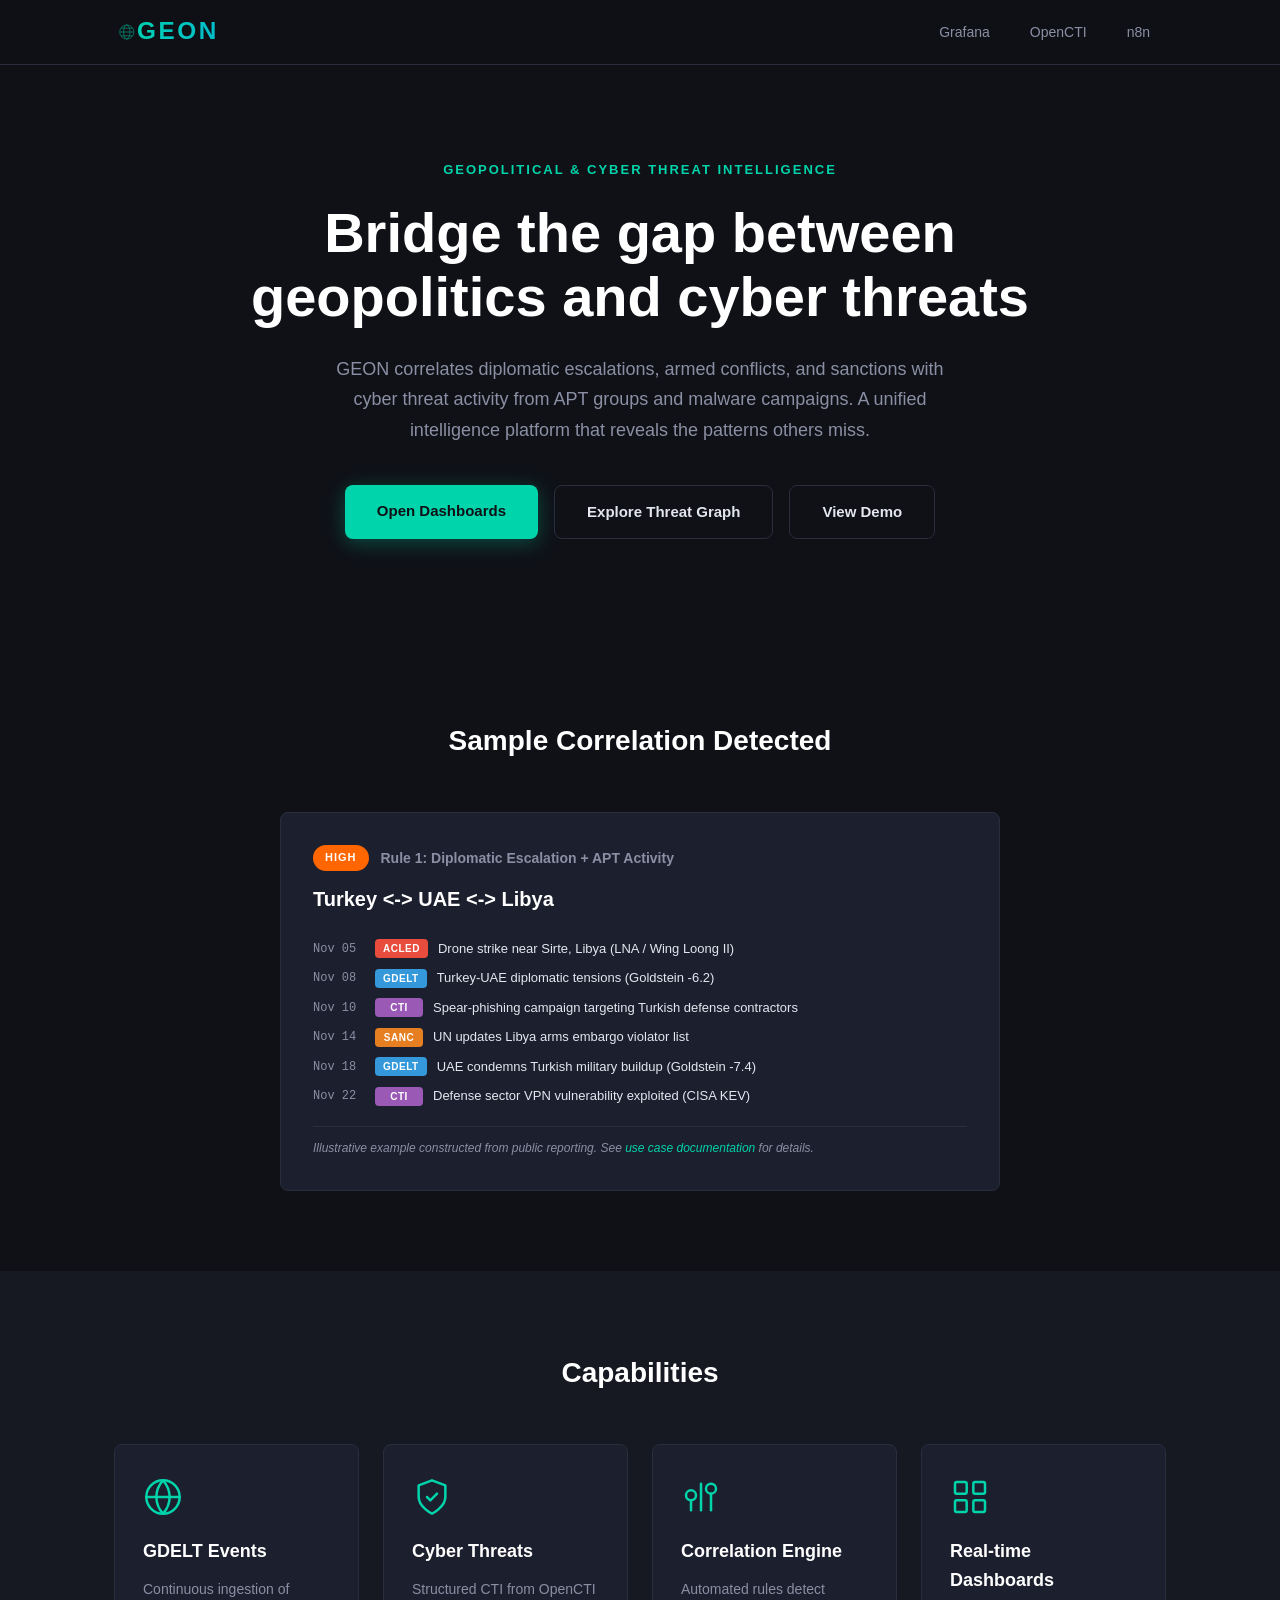
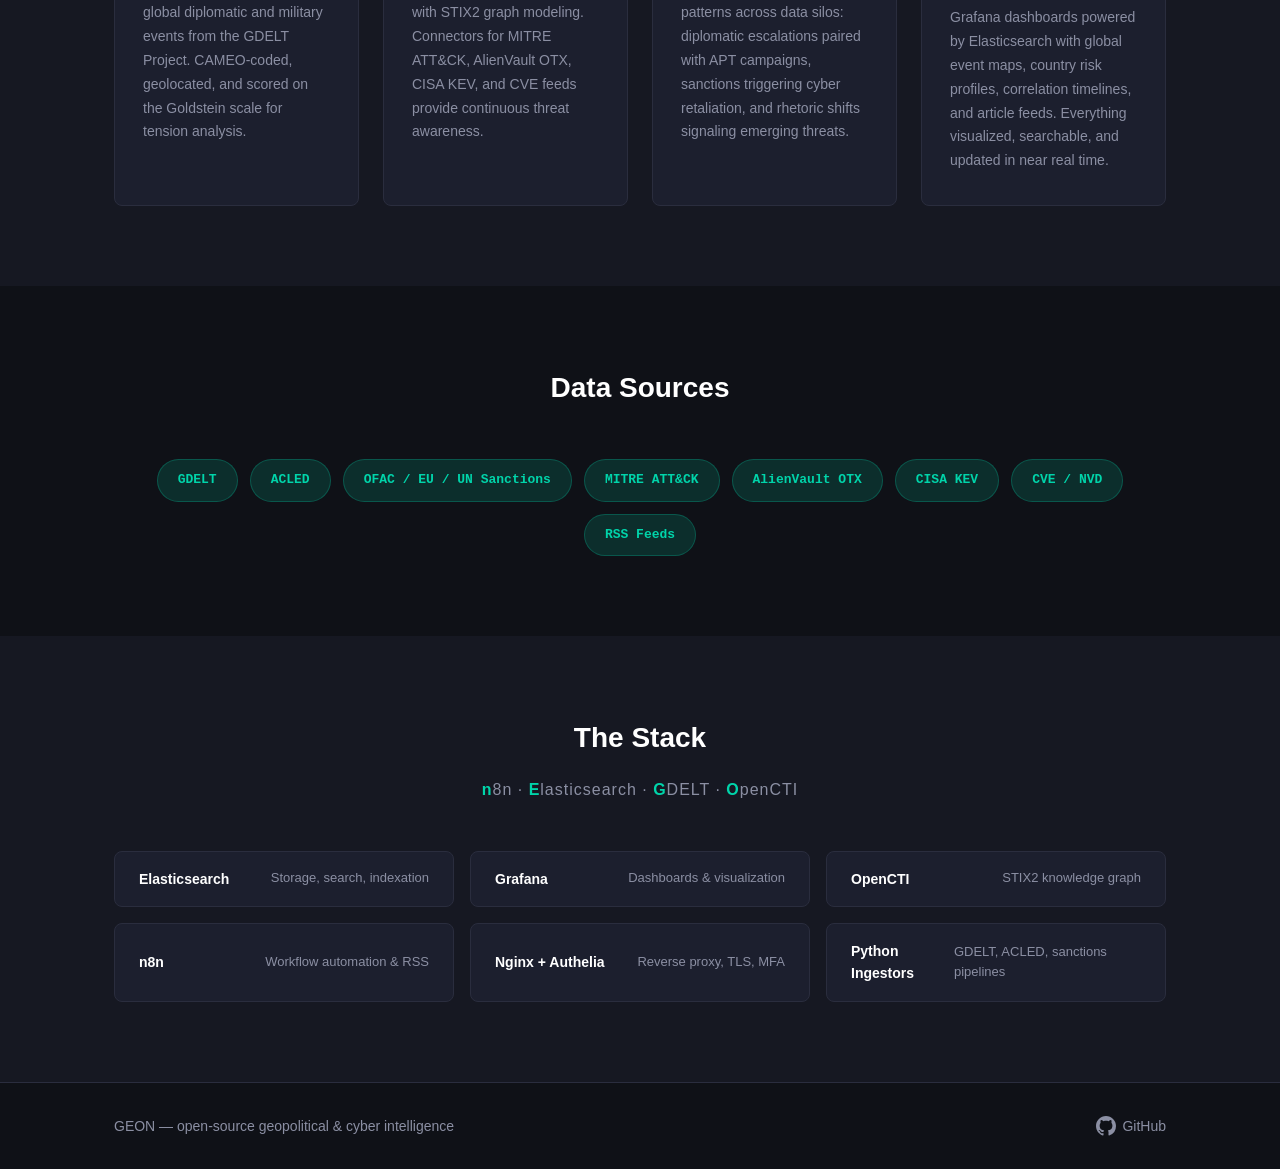
<file: landing/index.html>
<!DOCTYPE html>
<html lang="en">
<head>
    <meta charset="UTF-8">
    <meta name="viewport" content="width=device-width, initial-scale=1.0">
    <title>GEON -- Geopolitical &amp; Cyber Threat Intelligence</title>
    <link rel="stylesheet" href="style.css">
    <link rel="icon" type="image/svg+xml" href="assets/logo.svg">
</head>
<body>

    <header class="header">
        <div class="container header-inner">
            <a href="/" class="logo-link">
                <img src="assets/logo.svg" alt="GEON" class="logo-img">
            </a>
            <nav class="nav">
                <a href="/grafana" class="nav-link">Grafana</a>
                <a href="/opencti" class="nav-link">OpenCTI</a>
                <a href="/n8n" class="nav-link">n8n</a>
            </nav>
        </div>
    </header>

    <main>
        <section class="hero">
            <div class="container">
                <p class="hero-tagline">Geopolitical &amp; Cyber Threat Intelligence</p>
                <h1 class="hero-title">Bridge the gap between<br>geopolitics and cyber threats</h1>
                <p class="hero-description">
                    GEON correlates diplomatic escalations, armed conflicts, and sanctions
                    with cyber threat activity from APT groups and malware campaigns.
                    A unified intelligence platform that reveals the patterns others miss.
                </p>
                <div class="hero-actions">
                    <a href="/grafana" class="btn btn-primary">Open Dashboards</a>
                    <a href="/opencti" class="btn btn-secondary">Explore Threat Graph</a>
                    <a href="/demo.html" class="btn btn-secondary">View Demo</a>
                </div>
            </div>
        </section>

        <section class="sample-correlation" id="sample-correlation">
            <div class="container">
                <h2 class="section-title">Sample Correlation Detected</h2>
                <div class="correlation-card">
                    <div class="correlation-header">
                        <span class="severity-badge severity-high">HIGH</span>
                        <span class="correlation-rule">Rule 1: Diplomatic Escalation + APT Activity</span>
                    </div>
                    <p class="correlation-countries">Turkey &lt;-&gt; UAE &lt;-&gt; Libya</p>

                    <div class="correlation-timeline">
                        <div class="timeline-event">
                            <span class="timeline-date">Nov 05</span>
                            <span class="timeline-tag tag-acled">ACLED</span>
                            <span class="timeline-text">Drone strike near Sirte, Libya (LNA / Wing Loong II)</span>
                        </div>
                        <div class="timeline-event">
                            <span class="timeline-date">Nov 08</span>
                            <span class="timeline-tag tag-gdelt">GDELT</span>
                            <span class="timeline-text">Turkey-UAE diplomatic tensions (Goldstein -6.2)</span>
                        </div>
                        <div class="timeline-event">
                            <span class="timeline-date">Nov 10</span>
                            <span class="timeline-tag tag-cti">CTI</span>
                            <span class="timeline-text">Spear-phishing campaign targeting Turkish defense contractors</span>
                        </div>
                        <div class="timeline-event">
                            <span class="timeline-date">Nov 14</span>
                            <span class="timeline-tag tag-sanc">SANC</span>
                            <span class="timeline-text">UN updates Libya arms embargo violator list</span>
                        </div>
                        <div class="timeline-event">
                            <span class="timeline-date">Nov 18</span>
                            <span class="timeline-tag tag-gdelt">GDELT</span>
                            <span class="timeline-text">UAE condemns Turkish military buildup (Goldstein -7.4)</span>
                        </div>
                        <div class="timeline-event">
                            <span class="timeline-date">Nov 22</span>
                            <span class="timeline-tag tag-cti">CTI</span>
                            <span class="timeline-text">Defense sector VPN vulnerability exploited (CISA KEV)</span>
                        </div>
                    </div>

                    <p class="correlation-disclaimer">
                        Illustrative example constructed from public reporting.
                        See <a href="https://github.com/Jo-the-bat/GEON/blob/main/docs/use_cases/libya_ukraine_drones.md">use case documentation</a> for details.
                    </p>
                </div>
            </div>
        </section>

        <section class="features" id="features">
            <div class="container">
                <h2 class="section-title">Capabilities</h2>
                <div class="features-grid">

                    <div class="feature-card">
                        <div class="feature-icon">
                            <svg viewBox="0 0 24 24" fill="none" stroke="currentColor" stroke-width="1.5" stroke-linecap="round" stroke-linejoin="round">
                                <circle cx="12" cy="12" r="10"/>
                                <path d="M2 12h20"/>
                                <path d="M12 2a15.3 15.3 0 0 1 4 10 15.3 15.3 0 0 1-4 10 15.3 15.3 0 0 1-4-10 15.3 15.3 0 0 1 4-10z"/>
                            </svg>
                        </div>
                        <h3 class="feature-title">GDELT Events</h3>
                        <p class="feature-text">
                            Continuous ingestion of global diplomatic and military events
                            from the GDELT Project. CAMEO-coded, geolocated, and scored
                            on the Goldstein scale for tension analysis.
                        </p>
                    </div>

                    <div class="feature-card">
                        <div class="feature-icon">
                            <svg viewBox="0 0 24 24" fill="none" stroke="currentColor" stroke-width="1.5" stroke-linecap="round" stroke-linejoin="round">
                                <path d="M12 22s8-4 8-10V5l-8-3-8 3v7c0 6 8 10 8 10z"/>
                                <path d="M9 12l2 2 4-4"/>
                            </svg>
                        </div>
                        <h3 class="feature-title">Cyber Threats</h3>
                        <p class="feature-text">
                            Structured CTI from OpenCTI with STIX2 graph modeling.
                            Connectors for MITRE ATT&amp;CK, AlienVault OTX, CISA KEV,
                            and CVE feeds provide continuous threat awareness.
                        </p>
                    </div>

                    <div class="feature-card">
                        <div class="feature-icon">
                            <svg viewBox="0 0 24 24" fill="none" stroke="currentColor" stroke-width="1.5" stroke-linecap="round" stroke-linejoin="round">
                                <path d="M18 20V10"/>
                                <path d="M12 20V4"/>
                                <path d="M6 20v-6"/>
                                <circle cx="18" cy="7" r="3"/>
                                <circle cx="6" cy="11" r="3"/>
                            </svg>
                        </div>
                        <h3 class="feature-title">Correlation Engine</h3>
                        <p class="feature-text">
                            Automated rules detect patterns across data silos: diplomatic
                            escalations paired with APT campaigns, sanctions triggering
                            cyber retaliation, and rhetoric shifts signaling emerging threats.
                        </p>
                    </div>

                    <div class="feature-card">
                        <div class="feature-icon">
                            <svg viewBox="0 0 24 24" fill="none" stroke="currentColor" stroke-width="1.5" stroke-linecap="round" stroke-linejoin="round">
                                <rect x="3" y="3" width="7" height="7" rx="1"/>
                                <rect x="14" y="3" width="7" height="7" rx="1"/>
                                <rect x="3" y="14" width="7" height="7" rx="1"/>
                                <rect x="14" y="14" width="7" height="7" rx="1"/>
                            </svg>
                        </div>
                        <h3 class="feature-title">Real-time Dashboards</h3>
                        <p class="feature-text">
                            Grafana dashboards powered by Elasticsearch with global event
                            maps, country risk profiles, correlation timelines, and article
                            feeds. Everything visualized, searchable, and updated in near real time.
                        </p>
                    </div>

                </div>
            </div>
        </section>

        <section class="data-sources">
            <div class="container">
                <h2 class="section-title">Data Sources</h2>
                <div class="sources-row">
                    <div class="source-badge">GDELT</div>
                    <div class="source-badge">ACLED</div>
                    <div class="source-badge">OFAC / EU / UN Sanctions</div>
                    <div class="source-badge">MITRE ATT&amp;CK</div>
                    <div class="source-badge">AlienVault OTX</div>
                    <div class="source-badge">CISA KEV</div>
                    <div class="source-badge">CVE / NVD</div>
                    <div class="source-badge">RSS Feeds</div>
                </div>
            </div>
        </section>

        <section class="stack">
            <div class="container">
                <h2 class="section-title">The Stack</h2>
                <p class="stack-subtitle">
                    <strong>n</strong>8n &middot;
                    <strong>E</strong>lasticsearch &middot;
                    <strong>G</strong>DELT &middot;
                    <strong>O</strong>penCTI
                </p>
                <div class="stack-grid">
                    <div class="stack-item">
                        <span class="stack-name">Elasticsearch</span>
                        <span class="stack-role">Storage, search, indexation</span>
                    </div>
                    <div class="stack-item">
                        <span class="stack-name">Grafana</span>
                        <span class="stack-role">Dashboards &amp; visualization</span>
                    </div>
                    <div class="stack-item">
                        <span class="stack-name">OpenCTI</span>
                        <span class="stack-role">STIX2 knowledge graph</span>
                    </div>
                    <div class="stack-item">
                        <span class="stack-name">n8n</span>
                        <span class="stack-role">Workflow automation &amp; RSS</span>
                    </div>
                    <div class="stack-item">
                        <span class="stack-name">Nginx + Authelia</span>
                        <span class="stack-role">Reverse proxy, TLS, MFA</span>
                    </div>
                    <div class="stack-item">
                        <span class="stack-name">Python Ingestors</span>
                        <span class="stack-role">GDELT, ACLED, sanctions pipelines</span>
                    </div>
                </div>
            </div>
        </section>
    </main>

    <footer class="footer">
        <div class="container footer-inner">
            <p class="footer-text">
                GEON — open-source geopolitical &amp; cyber intelligence
            </p>
            <a href="https://github.com/Jo-the-bat/GEON" class="footer-link github-link">
                <svg viewBox="0 0 24 24" fill="currentColor" width="20" height="20">
                    <path d="M12 0C5.37 0 0 5.37 0 12c0 5.31 3.435 9.795 8.205 11.385.6.105.825-.255.825-.57 0-.285-.015-1.23-.015-2.235-3.015.555-3.795-.735-4.035-1.41-.135-.345-.72-1.41-1.23-1.695-.42-.225-1.02-.78-.015-.795.945-.015 1.62.87 1.845 1.23 1.08 1.815 2.805 1.305 3.495.99.105-.78.42-1.305.765-1.605-2.67-.3-5.46-1.335-5.46-5.925 0-1.305.465-2.385 1.23-3.225-.12-.3-.54-1.53.12-3.18 0 0 1.005-.315 3.3 1.23.96-.27 1.98-.405 3-.405s2.04.135 3 .405c2.295-1.56 3.3-1.23 3.3-1.23.66 1.65.24 2.88.12 3.18.765.84 1.23 1.905 1.23 3.225 0 4.605-2.805 5.625-5.475 5.925.435.375.81 1.095.81 2.22 0 1.605-.015 2.895-.015 3.3 0 .315.225.69.825.57A12.02 12.02 0 0024 12c0-6.63-5.37-12-12-12z"/>
                </svg>
                GitHub
            </a>
        </div>
    </footer>

</body>
</html>
</file>
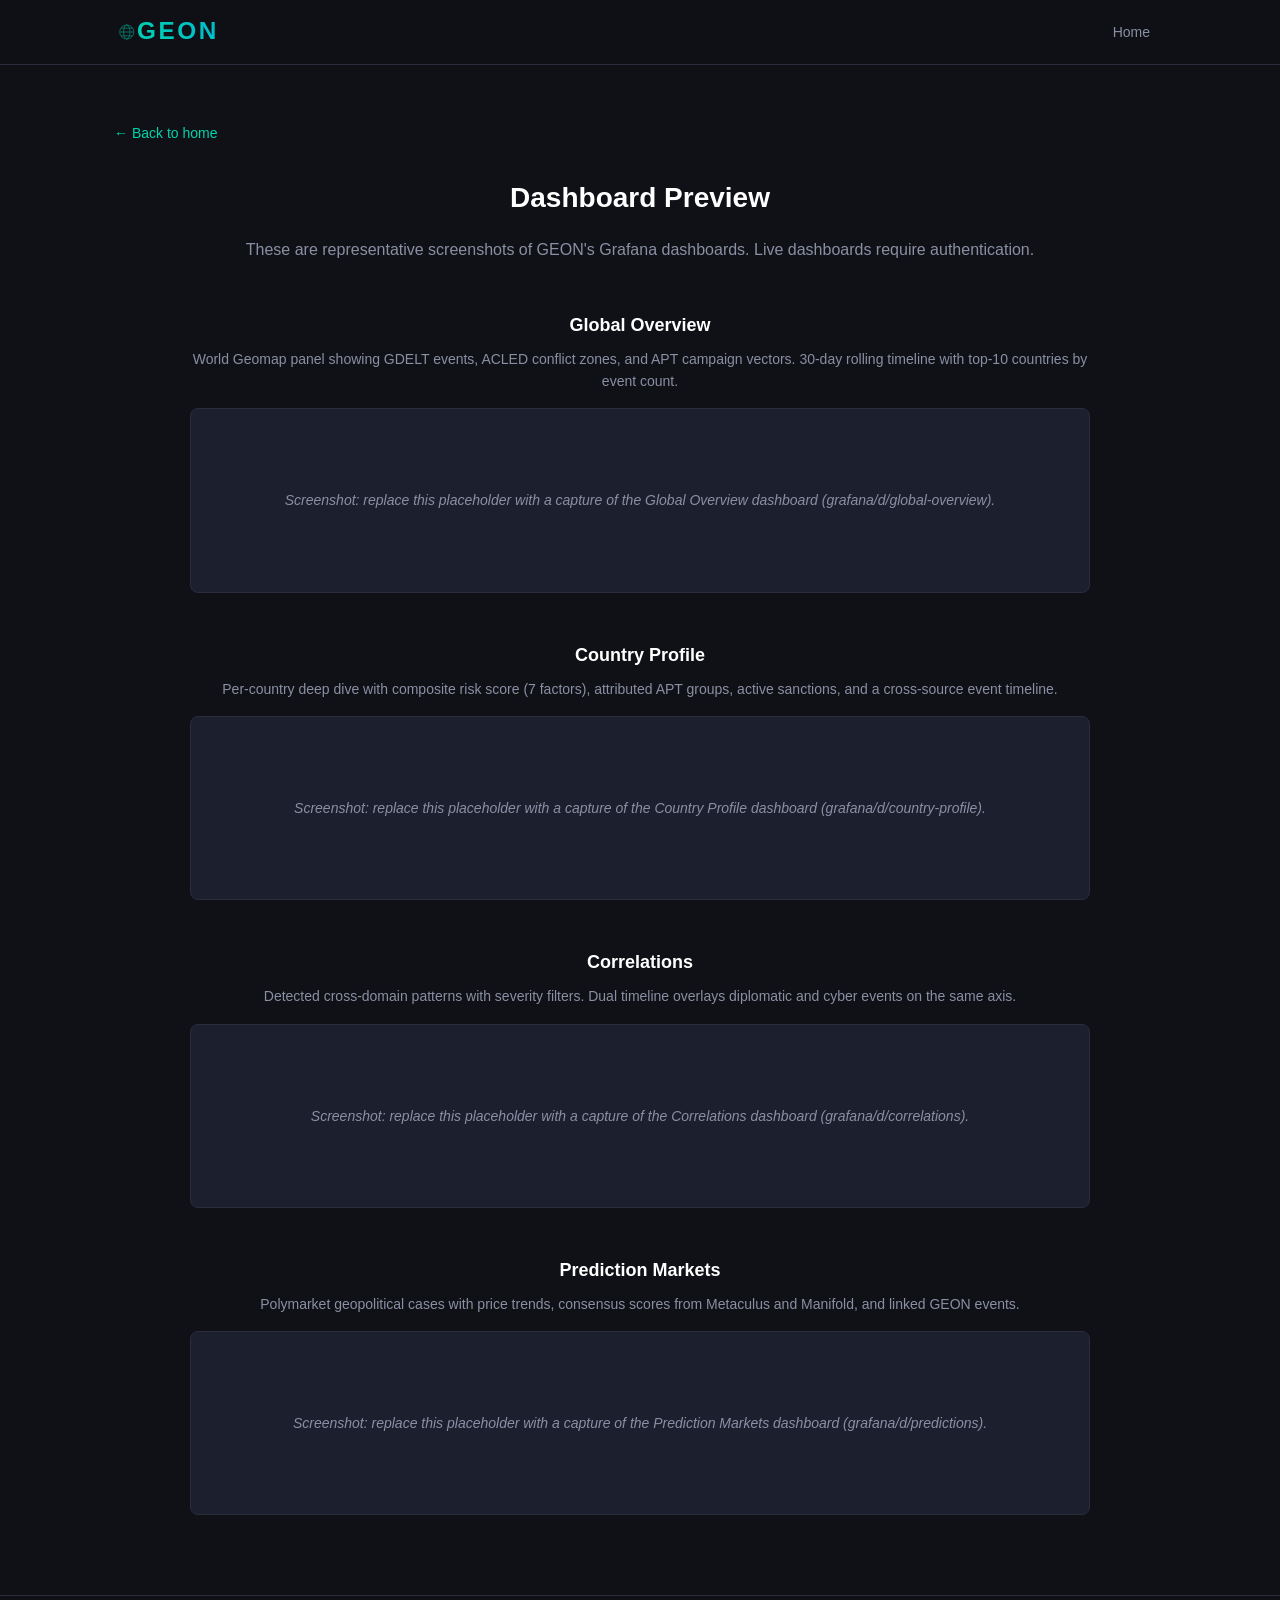
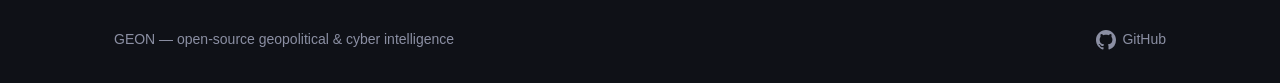
<file: landing/demo.html>
<!DOCTYPE html>
<html lang="en">
<head>
    <meta charset="UTF-8">
    <meta name="viewport" content="width=device-width, initial-scale=1.0">
    <title>GEON Demo -- Dashboard Preview</title>
    <link rel="stylesheet" href="style.css">
    <link rel="icon" type="image/svg+xml" href="assets/logo.svg">
    <style>
        .demo-section { padding: 120px 0 80px; }
        .demo-grid {
            display: grid;
            grid-template-columns: 1fr;
            gap: 48px;
            max-width: 900px;
            margin: 0 auto;
        }
        .demo-item { text-align: center; }
        .demo-item h3 {
            font-size: 18px;
            font-weight: 600;
            color: #fff;
            margin-bottom: 8px;
        }
        .demo-item p {
            font-size: 14px;
            color: var(--color-text-muted);
            margin-bottom: 16px;
            line-height: 1.6;
        }
        .demo-placeholder {
            background-color: var(--color-bg-card);
            border: 1px solid var(--color-border);
            border-radius: var(--radius);
            padding: 80px 24px;
            color: var(--color-text-muted);
            font-size: 14px;
            font-style: italic;
        }
        .back-link {
            display: inline-block;
            margin-bottom: 32px;
            color: var(--color-accent);
            text-decoration: none;
            font-size: 14px;
            font-weight: 500;
        }
        .back-link:hover { text-decoration: underline; }
    </style>
</head>
<body>

    <header class="header">
        <div class="container header-inner">
            <a href="/" class="logo-link">
                <img src="assets/logo.svg" alt="GEON" class="logo-img">
            </a>
            <nav class="nav">
                <a href="/" class="nav-link">Home</a>
            </nav>
        </div>
    </header>

    <main>
        <section class="demo-section">
            <div class="container">
                <a href="/" class="back-link">&larr; Back to home</a>
                <h2 class="section-title">Dashboard Preview</h2>
                <p style="text-align:center; color:var(--color-text-muted); margin-top:-32px; margin-bottom:48px;">
                    These are representative screenshots of GEON's Grafana dashboards.
                    Live dashboards require authentication.
                </p>

                <div class="demo-grid">
                    <div class="demo-item">
                        <h3>Global Overview</h3>
                        <p>
                            World Geomap panel showing GDELT events, ACLED conflict zones,
                            and APT campaign vectors. 30-day rolling timeline with
                            top-10 countries by event count.
                        </p>
                        <div class="demo-placeholder">
                            Screenshot: replace this placeholder with a capture of
                            the Global Overview dashboard (grafana/d/global-overview).
                        </div>
                    </div>

                    <div class="demo-item">
                        <h3>Country Profile</h3>
                        <p>
                            Per-country deep dive with composite risk score (7 factors),
                            attributed APT groups, active sanctions, and a cross-source
                            event timeline.
                        </p>
                        <div class="demo-placeholder">
                            Screenshot: replace this placeholder with a capture of
                            the Country Profile dashboard (grafana/d/country-profile).
                        </div>
                    </div>

                    <div class="demo-item">
                        <h3>Correlations</h3>
                        <p>
                            Detected cross-domain patterns with severity filters.
                            Dual timeline overlays diplomatic and cyber events on
                            the same axis.
                        </p>
                        <div class="demo-placeholder">
                            Screenshot: replace this placeholder with a capture of
                            the Correlations dashboard (grafana/d/correlations).
                        </div>
                    </div>

                    <div class="demo-item">
                        <h3>Prediction Markets</h3>
                        <p>
                            Polymarket geopolitical cases with price trends, consensus
                            scores from Metaculus and Manifold, and linked GEON events.
                        </p>
                        <div class="demo-placeholder">
                            Screenshot: replace this placeholder with a capture of
                            the Prediction Markets dashboard (grafana/d/predictions).
                        </div>
                    </div>
                </div>
            </div>
        </section>
    </main>

    <footer class="footer">
        <div class="container footer-inner">
            <p class="footer-text">
                GEON — open-source geopolitical &amp; cyber intelligence
            </p>
            <a href="https://github.com/Jo-the-bat/GEON" class="footer-link github-link">
                <svg viewBox="0 0 24 24" fill="currentColor" width="20" height="20">
                    <path d="M12 0C5.37 0 0 5.37 0 12c0 5.31 3.435 9.795 8.205 11.385.6.105.825-.255.825-.57 0-.285-.015-1.23-.015-2.235-3.015.555-3.795-.735-4.035-1.41-.135-.345-.72-1.41-1.23-1.695-.42-.225-1.02-.78-.015-.795.945-.015 1.62.87 1.845 1.23 1.08 1.815 2.805 1.305 3.495.99.105-.78.42-1.305.765-1.605-2.67-.3-5.46-1.335-5.46-5.925 0-1.305.465-2.385 1.23-3.225-.12-.3-.54-1.53.12-3.18 0 0 1.005-.315 3.3 1.23.96-.27 1.98-.405 3-.405s2.04.135 3 .405c2.295-1.56 3.3-1.23 3.3-1.23.66 1.65.24 2.88.12 3.18.765.84 1.23 1.905 1.23 3.225 0 4.605-2.805 5.625-5.475 5.925.435.375.81 1.095.81 2.22 0 1.605-.015 2.895-.015 3.3 0 .315.225.69.825.57A12.02 12.02 0 0024 12c0-6.63-5.37-12-12-12z"/>
                </svg>
                GitHub
            </a>
        </div>
    </footer>

</body>
</html>
</file>
<file: landing/style.css>
/* === GEON Landing Page (n8n, Elasticsearch, GDELT, OpenCTI) === */

:root {
    --color-bg: #0f1117;
    --color-bg-alt: #161822;
    --color-bg-card: #1c1f2e;
    --color-accent: #00d4aa;
    --color-accent-dim: rgba(0, 212, 170, 0.15);
    --color-text: #e4e6ef;
    --color-text-muted: #8b8fa3;
    --color-border: #2a2d3e;
    --font-sans: -apple-system, BlinkMacSystemFont, "Segoe UI", Roboto, "Helvetica Neue", Arial, sans-serif;
    --font-mono: "SF Mono", "Fira Code", "Fira Mono", "Roboto Mono", monospace;
    --max-width: 1100px;
    --radius: 8px;
}

*, *::before, *::after {
    margin: 0;
    padding: 0;
    box-sizing: border-box;
}

html {
    scroll-behavior: smooth;
}

body {
    font-family: var(--font-sans);
    background-color: var(--color-bg);
    color: var(--color-text);
    line-height: 1.6;
    -webkit-font-smoothing: antialiased;
}

.container {
    max-width: var(--max-width);
    margin: 0 auto;
    padding: 0 24px;
}

/* --- Header --- */

.header {
    position: fixed;
    top: 0;
    left: 0;
    right: 0;
    z-index: 100;
    background: rgba(15, 17, 23, 0.85);
    backdrop-filter: blur(12px);
    border-bottom: 1px solid var(--color-border);
}

.header-inner {
    display: flex;
    align-items: center;
    justify-content: space-between;
    height: 64px;
}

.logo-link {
    display: flex;
    align-items: center;
    text-decoration: none;
}

.logo-img {
    height: 32px;
    width: auto;
}

.nav {
    display: flex;
    gap: 8px;
}

.nav-link {
    display: inline-block;
    padding: 8px 16px;
    color: var(--color-text-muted);
    text-decoration: none;
    font-size: 14px;
    font-weight: 500;
    border-radius: var(--radius);
    transition: color 0.2s, background-color 0.2s;
}

.nav-link:hover {
    color: var(--color-accent);
    background-color: var(--color-accent-dim);
}

/* --- Hero --- */

.hero {
    padding: 160px 0 100px;
    text-align: center;
}

.hero-tagline {
    font-size: 13px;
    font-weight: 600;
    letter-spacing: 2px;
    text-transform: uppercase;
    color: var(--color-accent);
    margin-bottom: 20px;
}

.hero-title {
    font-size: clamp(32px, 5vw, 56px);
    font-weight: 700;
    line-height: 1.15;
    margin-bottom: 24px;
    color: #fff;
}

.hero-description {
    font-size: 18px;
    color: var(--color-text-muted);
    max-width: 640px;
    margin: 0 auto 40px;
    line-height: 1.7;
}

.hero-actions {
    display: flex;
    gap: 16px;
    justify-content: center;
    flex-wrap: wrap;
}

.btn {
    display: inline-block;
    padding: 14px 32px;
    font-size: 15px;
    font-weight: 600;
    text-decoration: none;
    border-radius: var(--radius);
    transition: transform 0.15s, box-shadow 0.2s, background-color 0.2s;
}

.btn:hover {
    transform: translateY(-1px);
}

.btn-primary {
    background-color: var(--color-accent);
    color: var(--color-bg);
    box-shadow: 0 4px 20px rgba(0, 212, 170, 0.3);
}

.btn-primary:hover {
    background-color: #00e8bb;
    box-shadow: 0 6px 28px rgba(0, 212, 170, 0.4);
}

.btn-secondary {
    background-color: transparent;
    color: var(--color-text);
    border: 1px solid var(--color-border);
}

.btn-secondary:hover {
    border-color: var(--color-accent);
    color: var(--color-accent);
}

/* --- Sample Correlation --- */

.sample-correlation {
    padding: 80px 0;
}

.correlation-card {
    background-color: var(--color-bg-card);
    border: 1px solid var(--color-border);
    border-radius: var(--radius);
    padding: 32px;
    max-width: 720px;
    margin: 0 auto;
}

.correlation-header {
    display: flex;
    align-items: center;
    gap: 12px;
    margin-bottom: 12px;
}

.severity-badge {
    display: inline-block;
    padding: 4px 12px;
    font-size: 11px;
    font-weight: 700;
    text-transform: uppercase;
    letter-spacing: 1px;
    border-radius: 100px;
    color: #fff;
}

.severity-high {
    background-color: #FF6600;
}

.correlation-rule {
    font-size: 14px;
    font-weight: 600;
    color: var(--color-text-muted);
}

.correlation-countries {
    font-size: 20px;
    font-weight: 700;
    color: #fff;
    margin-bottom: 24px;
}

.correlation-timeline {
    display: flex;
    flex-direction: column;
    gap: 10px;
    margin-bottom: 20px;
}

.timeline-event {
    display: flex;
    align-items: center;
    gap: 10px;
    font-size: 13px;
    line-height: 1.5;
}

.timeline-date {
    flex-shrink: 0;
    width: 52px;
    font-family: var(--font-mono);
    font-size: 12px;
    color: var(--color-text-muted);
}

.timeline-tag {
    flex-shrink: 0;
    display: inline-block;
    padding: 2px 8px;
    font-size: 10px;
    font-weight: 700;
    text-transform: uppercase;
    letter-spacing: 0.5px;
    border-radius: 4px;
    color: #fff;
    min-width: 48px;
    text-align: center;
}

.tag-acled  { background-color: #e74c3c; }
.tag-gdelt  { background-color: #3498db; }
.tag-cti    { background-color: #9b59b6; }
.tag-sanc   { background-color: #e67e22; }

.timeline-text {
    color: var(--color-text);
}

.correlation-disclaimer {
    font-size: 12px;
    color: var(--color-text-muted);
    font-style: italic;
    border-top: 1px solid var(--color-border);
    padding-top: 12px;
}

.correlation-disclaimer a {
    color: var(--color-accent);
    text-decoration: none;
}

.correlation-disclaimer a:hover {
    text-decoration: underline;
}

/* --- Section titles --- */

.section-title {
    font-size: 28px;
    font-weight: 700;
    text-align: center;
    margin-bottom: 48px;
    color: #fff;
}

/* --- Features --- */

.features {
    padding: 80px 0;
    background-color: var(--color-bg-alt);
}

.features-grid {
    display: grid;
    grid-template-columns: repeat(auto-fit, minmax(240px, 1fr));
    gap: 24px;
}

.feature-card {
    background-color: var(--color-bg-card);
    border: 1px solid var(--color-border);
    border-radius: var(--radius);
    padding: 32px 28px;
    transition: border-color 0.2s, transform 0.15s;
}

.feature-card:hover {
    border-color: var(--color-accent);
    transform: translateY(-2px);
}

.feature-icon {
    width: 40px;
    height: 40px;
    color: var(--color-accent);
    margin-bottom: 20px;
}

.feature-icon svg {
    width: 100%;
    height: 100%;
}

.feature-title {
    font-size: 18px;
    font-weight: 600;
    margin-bottom: 12px;
    color: #fff;
}

.feature-text {
    font-size: 14px;
    color: var(--color-text-muted);
    line-height: 1.7;
}

/* --- Data Sources --- */

.data-sources {
    padding: 80px 0;
}

.sources-row {
    display: flex;
    flex-wrap: wrap;
    gap: 12px;
    justify-content: center;
}

.source-badge {
    display: inline-block;
    padding: 10px 20px;
    font-size: 13px;
    font-weight: 600;
    font-family: var(--font-mono);
    color: var(--color-accent);
    background-color: var(--color-accent-dim);
    border: 1px solid rgba(0, 212, 170, 0.25);
    border-radius: 100px;
    white-space: nowrap;
}

/* --- Stack --- */

.stack {
    padding: 80px 0;
    background-color: var(--color-bg-alt);
}

.stack-subtitle {
    text-align: center;
    font-size: 16px;
    color: var(--color-text-muted);
    margin-top: -32px;
    margin-bottom: 48px;
    letter-spacing: 1px;
}

.stack-subtitle strong {
    color: var(--color-accent);
    font-weight: 700;
}

.stack-grid {
    display: grid;
    grid-template-columns: repeat(auto-fit, minmax(280px, 1fr));
    gap: 16px;
}

.stack-item {
    display: flex;
    justify-content: space-between;
    align-items: center;
    padding: 16px 24px;
    background-color: var(--color-bg-card);
    border: 1px solid var(--color-border);
    border-radius: var(--radius);
}

.stack-name {
    font-weight: 600;
    font-size: 14px;
    color: #fff;
}

.stack-role {
    font-size: 13px;
    color: var(--color-text-muted);
}

/* --- Footer --- */

.footer {
    padding: 32px 0;
    border-top: 1px solid var(--color-border);
}

.footer-inner {
    display: flex;
    align-items: center;
    justify-content: space-between;
}

.footer-text {
    font-size: 14px;
    color: var(--color-text-muted);
}

.footer-link {
    color: var(--color-accent);
    text-decoration: none;
    transition: opacity 0.2s;
}

.footer-link:hover {
    opacity: 0.8;
}

.github-link {
    display: flex;
    align-items: center;
    gap: 6px;
    font-size: 14px;
    font-weight: 500;
    color: var(--color-text-muted);
}

.github-link:hover {
    color: var(--color-accent);
}

.github-link svg {
    fill: currentColor;
}

/* --- Responsive --- */

@media (max-width: 768px) {
    .hero {
        padding: 120px 0 60px;
    }

    .hero-description {
        font-size: 16px;
    }

    .features-grid {
        grid-template-columns: 1fr;
    }

    .stack-item {
        flex-direction: column;
        align-items: flex-start;
        gap: 4px;
    }

    .footer-inner {
        flex-direction: column;
        gap: 12px;
        text-align: center;
    }
}

@media (max-width: 480px) {
    .nav {
        gap: 4px;
    }

    .nav-link {
        padding: 6px 10px;
        font-size: 13px;
    }

    .hero-actions {
        flex-direction: column;
        align-items: stretch;
    }

    .btn {
        text-align: center;
    }
}
</file>
